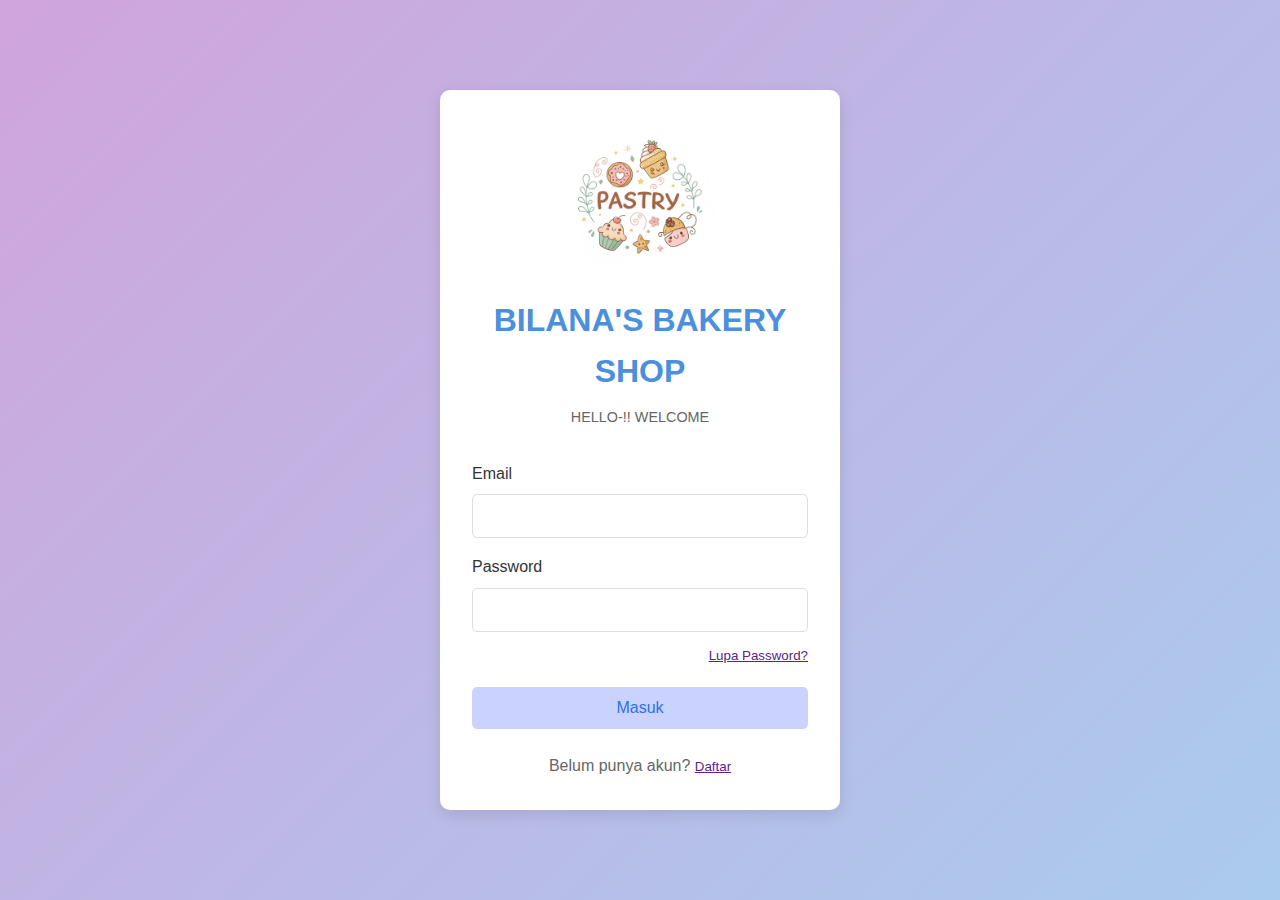
<file: index.html>
<!DOCTYPE html>
<html lang="id">
<head>
    <meta charset="UTF-8">
    <meta name="viewport" content="width=device-width, initial-scale=1.0">
    <title>Login</title>
    <link rel="stylesheet" href="css/style.css">
</head>
<body>
    <div class="login-container">
        <div class="login-form">
            <div class="logo-section">
                <img src="assets/logo.jpg" alt="Logo kita" class="logo">
                <h1>BILANA'S BAKERY SHOP</h1>
                <p>HELLO-!! WELCOME</p>
            </div>
            
            <form id="loginForm">
                <div class="form-group">
                    <label for="email">Email</label>
                    <input type="email" id="email" name="email" required>
                </div>
                
                <div class="form-group">
                    <label for="password">Password</label>
                    <input type="password" id="password" name="password" required>
                </div>
                
                <div class="form-options">
                    <button type="button" id="forgotPasswordBtn" class="link-btn">Lupa Password?</button>
                </div>
                
                <button type="submit" class="btn-primary">Masuk</button>
                
                <div class="register-section">
                    <p>Belum punya akun? <button type="button" id="registerBtn" class="link-btn">Daftar</button></p>
                </div>
            </form>
        </div>
    </div>

    <!-- Modal Lupa Password -->
    <div id="forgotPasswordModal" class="modal">
        <div class="modal-content">
            <span class="close">&times;</span>
            <h2>Lupa Password</h2>
            <form id="forgotPasswordForm">
                <div class="form-group">
                    <label for="resetEmail">Email</label>
                    <input type="email" id="resetEmail" name="resetEmail" required>
                </div>
                <button type="submit" class="btn-primary">Kirim Link Reset</button>
            </form>
        </div>
    </div>

    <!-- Modal Daftar -->
    <div id="registerModal" class="modal">
        <div class="modal-content">
            <span class="close">&times;</span>
            <h2>Daftar Akun Baru</h2>
            <form id="registerForm">
                <div class="form-group">
                    <label for="regName">Nama Lengkap</label>
                    <input type="text" id="regName" name="regName" required>
                </div>
                <div class="form-group">
                    <label for="regEmail">Email</label>
                    <input type="email" id="regEmail" name="regEmail" required>
                </div>
                <div class="form-group">
                    <label for="regPassword">Password</label>
                    <input type="password" id="regPassword" name="regPassword" required>
                </div>
                <div class="form-group">
                    <label for="regConfirmPassword">Konfirmasi Password</label>
                    <input type="password" id="regConfirmPassword" name="regConfirmPassword" required>
                </div>
                <button type="submit" class="btn-primary">Daftar</button>
            </form>
        </div>
    </div>

    <script src="js/script.js"></script>
</body>
</html>
</file>
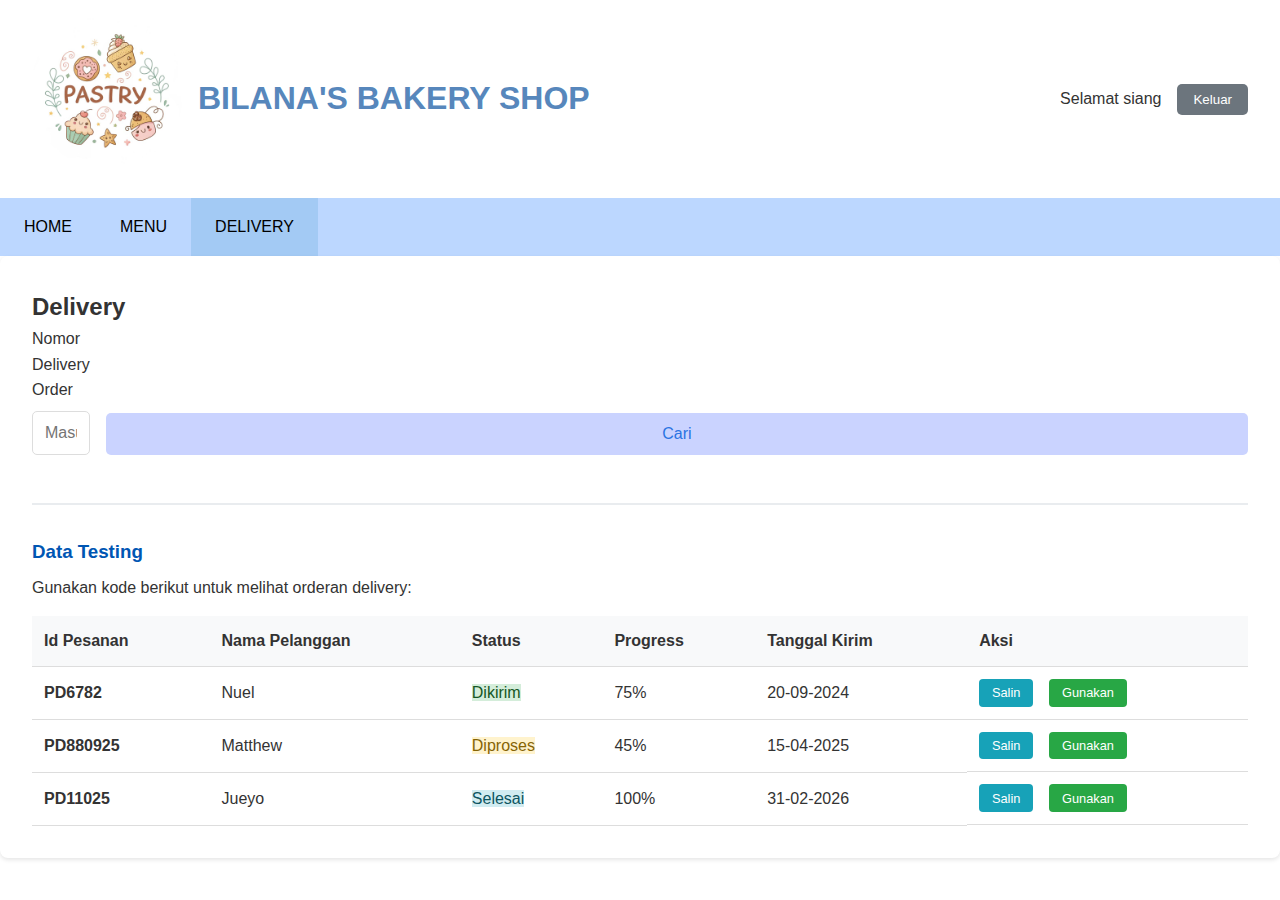
<file: delivery.html>
<!DOCTYPE html>
<html lang="id">
<head>
    <meta charset="UTF-8">
    <meta name="viewport" content="width=device-width, initial-scale=1.0">
    <title>Delivery</title>
    <link rel="stylesheet" href="css/style.css">
</head>
<body>
    <div class="dashboard-container">
        <header class="dashboard-header">
            <div class="header-left">
                <img src="assets/logo.jpg" alt="Logo kita" class="logo">
                <h1>BILANA'S BAKERY SHOP</h1>
            </div>
            <div class="header-right">
                <span id="greeting" class="greeting"></span>
                <button id="logoutBtn" class="btn-secondary">Keluar</button>
            </div>
        </header>

        <nav class="dashboard-nav">
            <ul>
                <li><a href="home.html" class="nav-link">HOME</a></li>
                <li><a href="menu.html" class="nav-link">MENU</a></li>
                <li><a href="delivery.html" class="nav-link active">DELIVERY</a></li>
            </ul>
        </nav>

        <main class="tracking-main">
            <h2>Delivery</h2>
            
            <div class="tracking-form">
                <div class="form-group">
                    <label for="doNumber">Nomor Delivery Order</label>
                    <input type="text" id="doNumber" name="doNumber" placeholder="Masukkan nomor DO">
                </div>
                <button id="searchBtn" class="btn-primary">Cari</button>
            </div>
            
            <div id="trackingResult" class="tracking-result">
                <!-- Hasil pencarian akan ditampilkan di sini -->
            </div>

            <!-- Tabel Data Dummy -->
            <div class="dummy-section">
                <h3>Data Testing</h3>
                <p class="subtitle">Gunakan kode berikut untuk melihat orderan delivery:</p>
                
                <table class="stock-table dummy-table">
                    <thead>
                        <tr>
                            <th>Id Pesanan</th>
                            <th>Nama Pelanggan</th>
                            <th>Status</th>
                            <th>Progress</th>
                            <th>Tanggal Kirim</th>
                            <th>Aksi</th>
                        </tr>
                    </thead>
                    <tbody id="dummyTableBody">
                        <!-- Data akan diisi oleh JavaScript -->
                    </tbody>
                </table>
            </div>
        </main>
    </div>

    <script src="js/data.js"></script>
    <script src="js/script.js"></script>
</body>
</html>
</file>
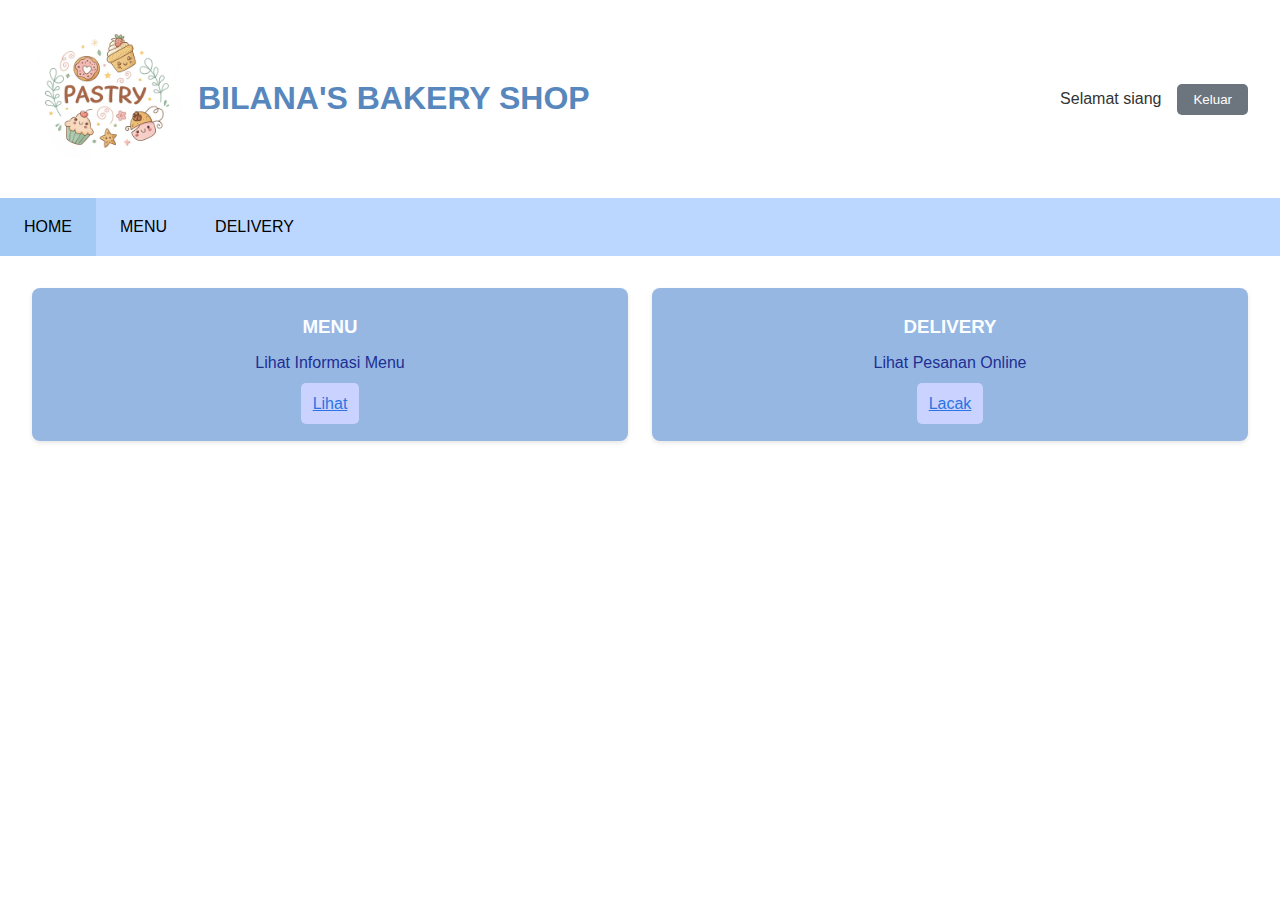
<file: home.html>
<!DOCTYPE html>
<html lang="id">
<head>
    <meta charset="UTF-8">
    <meta name="viewport" content="width=device-width, initial-scale=1.0">
    <title>HOME</title>
    <link rel="stylesheet" href="css/style.css">
</head>
<body>
    <div class="dashboard-container">
        <header class="dashboard-header">
            <div class="header-left">
                <img src="assets/logo.jpg" alt="Logo kita" class="logo">
                <h1>BILANA'S BAKERY SHOP</h1>
            </div>
            <div class="header-right">
                <span id="greeting" class="greeting"></span>
                <button id="logoutBtn" class="btn-secondary">Keluar</button>
            </div>
        </header>

        <nav class="dashboard-nav">
            <ul>
                <li><a href="home.html" class="nav-link active">HOME</a></li>
                <li><a href="menu.html" class="nav-link">MENU</a></li>
                <li><a href="delivery.html" class="nav-link">DELIVERY</a></li>
                </li>
            </ul>
        </nav>

        <main class="dashboard-main">
            <div class="dashboard-cards">
                <div class="card">
                    <h3>MENU</h3>
                    <p>Lihat Informasi Menu</p>
                    <a href="menu.html" class="btn-primary">Lihat</a>
                </div>
                
                <div class="card">
                    <h3>DELIVERY</h3>
                    <p>Lihat Pesanan Online</p>
                    <a href="delivery.html" class="btn-primary">Lacak</a>
                </div>
                
        </main>
    </div>

    <script src="js/script.js"></script>
</body>
</html>
</file>
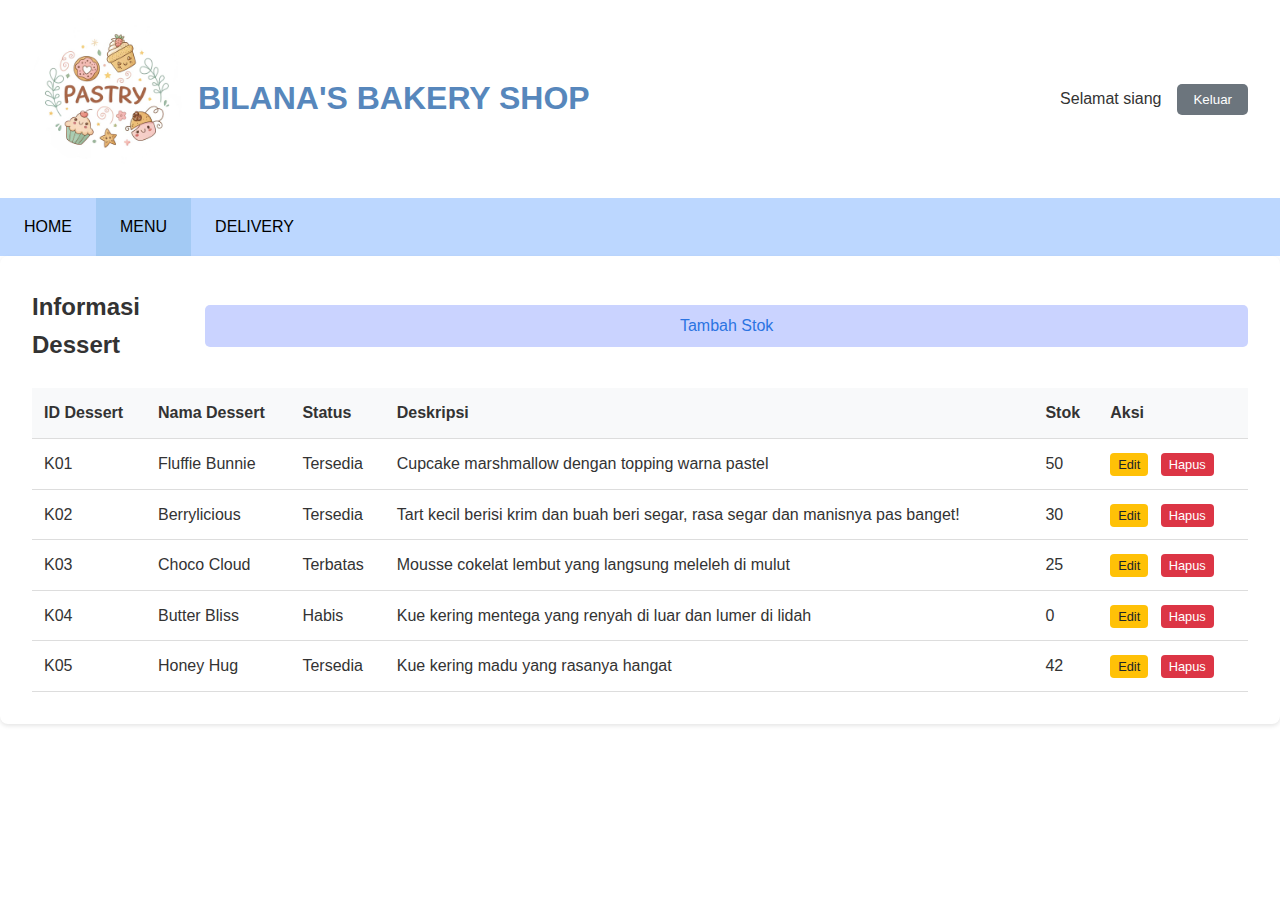
<file: menu.html>
<!DOCTYPE html>
<html lang="id">
<head>
    <meta charset="UTF-8">
    <meta name="viewport" content="width=device-width, initial-scale=1.0">
    <title>Menu</title>
    <link rel="stylesheet" href="css/style.css">
</head>
<body>
    <div class="dashboard-container">
        <header class="dashboard-header">
            <div class="header-left">
                <img src="assets/logo.jpg" alt="Logo kita" class="logo">
                <h1>BILANA'S BAKERY SHOP</h1>
            </div>
            <div class="header-right">
                <span id="greeting" class="greeting"></span>
                <button id="logoutBtn" class="btn-secondary">Keluar</button>
            </div>
        </header>

        <nav class="dashboard-nav">
            <ul>
                <li><a href="home.html" class="nav-link">HOME</a></li>
                <li><a href="menu.html" class="nav-link active">MENU</a></li>
                <li><a href="delivery.html" class="nav-link">DELIVERY</a></li>
            </ul>
        </nav>

        <main class="stok-main">
            <div class="stok-header">
                <h2>Informasi Dessert</h2>
                <button id="addStockBtn" class="btn-primary">Tambah Stok</button>
            </div>
            
            <table id="stockTable" class="stock-table">
                <thead>
                    <tr>
                        <th>ID Dessert</th>
                        <th>Nama Dessert</th>
                        <th>Status</th>
                        <th>Deskripsi</th>
                        <th>Stok</th>
                        <th>Aksi</th>
                    </tr>
                </thead>
                <tbody id="stockTableBody">
                    <!-- Data akan diisi oleh JavaScript -->
                </tbody>
            </table>
        </main>
    </div>

    <!-- Modal Tambah Stok -->
    <div id="addStockModal" class="modal">
        <div class="modal-content">
            <span class="close">&times;</span>
            <h2>Tambah Stok Baru</h2>
            <form id="addStockForm">
                <div class="form-group">
                    <label for="idKue">Id Kue</label>
                    <input type="text" id="idKue" name="idKue" required>
                </div>
                <div class="form-group">
                    <label for="namaKue">Nama Kue</label>
                    <input type="text" id="namaKue" name="namaKue" required>
                </div>
                <div class="form-group">
                    <label for="deskripsi">Deskripsi</label>
                    <input type="text" id="deskripsi" name="deskripsi" required>
                </div>
                <div class="form-group">
                    <label for="status">Status</label>
                    <select id="status" name="status" required>
                        <option value="Tersedia">Tersedia</option>
                        <option value="Habis">Habis</option>
                        <option value="Terbatas">Terbatas</option>
                        <option value="Segera Hadir">Segera Hadir</option>
                    </select>
                </div>
                <div class="form-group">
                    <label for="stok">Stok</label>
                    <input type="number" id="stok" name="stok" required>
                </div>
                <button type="submit" class="btn-primary">Simpan</button>
            </form>
        </div>
    </div>

    <script src="js/data.js"></script>
    <script src="js/script.js"></script>
</body>
</html>
</file>
<file: css/style.css>
/* Reset dan Base Styles */
* {
    margin: 0;
    padding: 0;
    box-sizing: border-box;
}

body {
    font-family: 'Segoe UI', Tahoma, Geneva, Verdana, sans-serif;
    line-height: 1.6;
    color: #333;
    background-color: rgb(255, 255, 255);
}

/* Login Styles */
.login-container {
    display: flex;
    justify-content: center;
    align-items: center;
    min-height: 100vh;
    background: linear-gradient(135deg, #d0a4dc, #aacbee);
}

.login-form {
    background: rgb(255, 255, 255);
    padding: 2rem;
    border-radius: 10px;
    box-shadow: 0 5px 15px rgba(0, 0, 0, 0.1);
    width: 100%;
    max-width: 400px;
}

.logo-section {
    text-align: center;
    margin-bottom: 2rem;
}

.logo {
    max-width: 150px;
    margin-bottom: 1rem;
    border-radius: 70px;
}

.logo-section h1 {
    color: #4b8fdd;
    margin-bottom: 0.5rem;
}

.logo-section p {
    color: #666;
    font-size: 0.9rem;
}

.form-group {
    margin-bottom: 1rem;
}

.form-group label {
    display: block;
    margin-bottom: 0.5rem;
    font-weight: 500;
}

.form-group input {
    width: 100%;
    padding: 0.75rem;
    border: 1px solid #ddd;
    border-radius: 5px;
    font-size: 1rem;
}

.form-group input:focus {
    outline: none;
    border-color: #ffb0ce;
}

.form-options {
    display: flex;
    justify-content: flex-end;
    margin-bottom: 1.5rem;
}

.link-btn {
    background: none;
    border: none;
    color: rgb(94, 32, 141);
    cursor: pointer;
    text-decoration: underline;
}

.link-btn:hover {
    color: #d1b7f4;
}

.btn-primary {
    width: 100%;
    padding: 0.75rem;
    background-color: #cad3ff;
    color: rgb(43, 116, 226);
    border: none;
    border-radius: 5px;
    font-size: 1rem;
    cursor: pointer;
    transition: background-color 0.3s;
}

.btn-primary:hover {
    background-color: #e7ebff;
}

.btn-secondary {
    padding: 0.5rem 1rem;
    background-color: #6c757d;
    color: white;
    border: none;
    border-radius: 5px;
    cursor: pointer;
    transition: background-color 0.3s;
}

.btn-secondary:hover {
    background-color: #545b62;
}

.register-section {
    text-align: center;
    margin-top: 1.5rem;
}

.register-section p {
    color: #666;
}

/* Dashboard Styles */
.dashboard-container {
    display: flex;
    flex-direction: column;
    min-height: 100vh;
}

.dashboard-header {
    display: flex;
    justify-content: space-between;
    align-items: center;
    padding: 1rem 2rem;
    background-color: rgb(255, 255, 255);
    box-shadow: 0 2px 4px rgba(0, 0, 0, 0.1);
}

.header-left {
    display: flex;
    align-items: center;
}

.header-left h1 {
    margin-left: 1rem;
    color: #5787bc;
}

.header-right {
    display: flex;
    align-items: center;
    gap: 1rem;
}

.greeting {
    font-weight: 500;
}

.dashboard-nav {
    background-color:  #bcd7ff;
}

.dashboard-nav ul {
    display: flex;
    list-style: none;
    padding: 0;
    margin: 0;
}

.nav-link {
    display: block;
    padding: 1rem 1.5rem;
    color: rgb(0, 0, 0);
    text-decoration: none;
    transition: background-color 0.3s;
}

.nav-link:hover, .nav-link.active {
    background-color: #a3caf4;
}

.dropdown {
    position: relative;
}

.dropdown-content {
    display: none;
    position: absolute;
    background-color: white;
    min-width: 200px;
    box-shadow: 0 8px 16px rgba(0, 0, 0, 0.1);
    z-index: 1;
}

.dropdown-content a {
    color: #333;
    padding: 0.75rem 1rem;
    text-decoration: none;
    display: block;
}

.dropdown-content a:hover {
    background-color: #f1f1f1;
}

.dropdown:hover .dropdown-content {
    display: block;
}

.dashboard-main {
    flex: 1;
    padding: 2rem;
}

.dashboard-cards {
    display: grid;
    grid-template-columns: repeat(auto-fit, minmax(250px, 1fr));
    gap: 1.5rem;
}

.card {
    background: rgb(151, 183, 227);
    padding: 1.5rem;
    border-radius: 8px;
    box-shadow: 0 2px 4px rgba(0, 0, 0, 0.1);
    text-align: center;
}

.card h3 {
    margin-bottom: 0.5rem;
    color: #fbfeff;
}

.card p {
    margin-bottom: 1rem;
    color: #1d2f93;
}

/* Tracking Styles */
.tracking-main, .stok-main {
    background: white;
    padding: 2rem;
    border-radius: 8px;
    box-shadow: 0 2px 4px rgba(0, 0, 0, 0.1);
}

.tracking-form {
    display: flex;
    gap: 1rem;
    margin-bottom: 2rem;
    align-items: flex-end;
}

.tracking-form .form-group {
    flex: 1;
    margin-bottom: 0;
}

.tracking-result {
    margin-top: 2rem;
}

.tracking-details {
    background: #f8f9fa;
    padding: 1.5rem;
    border-radius: 8px;
    margin-bottom: 1.5rem;
}

.progress-bar {
    height: auto;
    background-color: #e9ecef;
    border-radius: 5px;
    margin: 1rem 0;
    overflow: visible;
}

.progress {
    height: 100%;
    background-color: #28a745;
    border-radius: 5px;
    transition: width 0.3s;
}

.status-badge {
    display: inline-block;
    padding: 0.25rem 0.5rem;
    border-radius: 4px;
    font-size: 0.8rem;
    font-weight: 500;
}

.status-dikirim {
    background-color: #d4edda;
    color: #155724;
}

.status-diproses {
    background-color: #fff3cd;
    color: #856404;
}

.status-selesai {
    background-color: #d1ecf1;
    color: #0c5460;
}

/* Stok Styles */
.stok-header {
    display: flex;
    justify-content: space-between;
    align-items: center;
    margin-bottom: 1.5rem;
}

.stock-table {
    width: 100%;
    border-collapse: collapse;
}

.stock-table th, .stock-table td {
    padding: 0.75rem;
    text-align: left;
    border-bottom: 1px solid #ddd;
}

.stock-table th {
    background-color: #f8f9fa;
    font-weight: 600;
}

.stock-table tr:hover {
    background-color: #f8f9fa;
}

.action-btn {
    padding: 0.25rem 0.5rem;
    margin-right: 0.5rem;
    border: none;
    border-radius: 4px;
    cursor: pointer;
    font-size: 0.8rem;
}

.edit-btn {
    background-color: #ffc107;
    color: #212529;
}

.delete-btn {
    background-color: #dc3545;
    color: white;
}

/* Modal Styles */
.modal {
    display: none;
    position: fixed;
    z-index: 1000;
    left: 0;
    top: 0;
    width: 100%;
    height: 100%;
    background-color: rgba(0, 0, 0, 0.5);
}

.modal-content {
    background-color: white;
    margin: 10% auto;
    padding: 2rem;
    border-radius: 8px;
    width: 90%;
    max-width: 500px;
    position: relative;
}

.close {
    position: absolute;
    top: 1rem;
    right: 1.5rem;
    font-size: 1.5rem;
    cursor: pointer;
}

/* Alert Styles */
.alert {
    padding: 1rem;
    margin-bottom: 1rem;
    border-radius: 5px;
}

.alert-error {
    background-color: #f8d7da;
    color: #721c24;
    border: 1px solid #f5c6cb;
}

.alert-success {
    background-color: #d4edda;
    color: #155724;
    border: 1px solid #c3e6cb;
}
/* Dummy Section Styles */
.dummy-section {
    margin-top: 3rem;
    padding-top: 2rem;
    border-top: 2px solid #e9ecef;
}

.dummy-section h3 {
    color: #0056b3;
    margin-bottom: 0.5rem;
}

.dummy-table {
    margin-top: 1rem;
}

.use-do-btn {
    padding: 0.4rem 0.8rem;
    background-color: #28a745;
    color: white;
    border: none;
    border-radius: 4px;
    cursor: pointer;
    font-size: 0.8rem;
    transition: background-color 0.3s;
}

.use-do-btn:hover {
    background-color: #218838;
}

.copy-do-btn {
    padding: 0.4rem 0.8rem;
    background-color: #17a2b8;
    color: white;
    border: none;
    border-radius: 4px;
    cursor: pointer;
    font-size: 0.8rem;
    margin-right: 0.5rem;
    transition: background-color 0.3s;
}

.copy-do-btn:hover {
    background-color: #138496;
}

.action-buttons {
    display: flex;
    gap: 0.5rem;
}
/* MOBILE FIX */
@media (max-width: 768px) {

    /* HEADER */
    .dashboard-header {
        flex-direction: column;
        align-items: flex-start;
        gap: 0.8rem;
        padding: 1rem;
    }

    .header-right {
        width: 100%;
        justify-content: flex-start;
        flex-wrap: wrap;
        gap: 0.5rem;
    }

    /* NAVBAR */
    .dashboard-nav ul {
        flex-wrap: wrap;
    }

    .nav-link {
        padding: 0.8rem 1rem;
        font-size: 0.9rem;
        white-space: nowrap;
    }

    .dropdown-content {
        position: static; 
        width: 100%;
    }

    /* DASHBOARD MAIN */
    .dashboard-main {
        padding: 1rem;
    }

    /* TRACKING FORM */
    .tracking-form {
        flex-direction: column;
        gap: 0.8rem;
        width: 100%;
    }

    .tracking-form .form-group {
        width: 100%;
    }

    /* GENERAL FIX */
    body, html {
        overflow-x: hidden; 
    }
}
</file>
